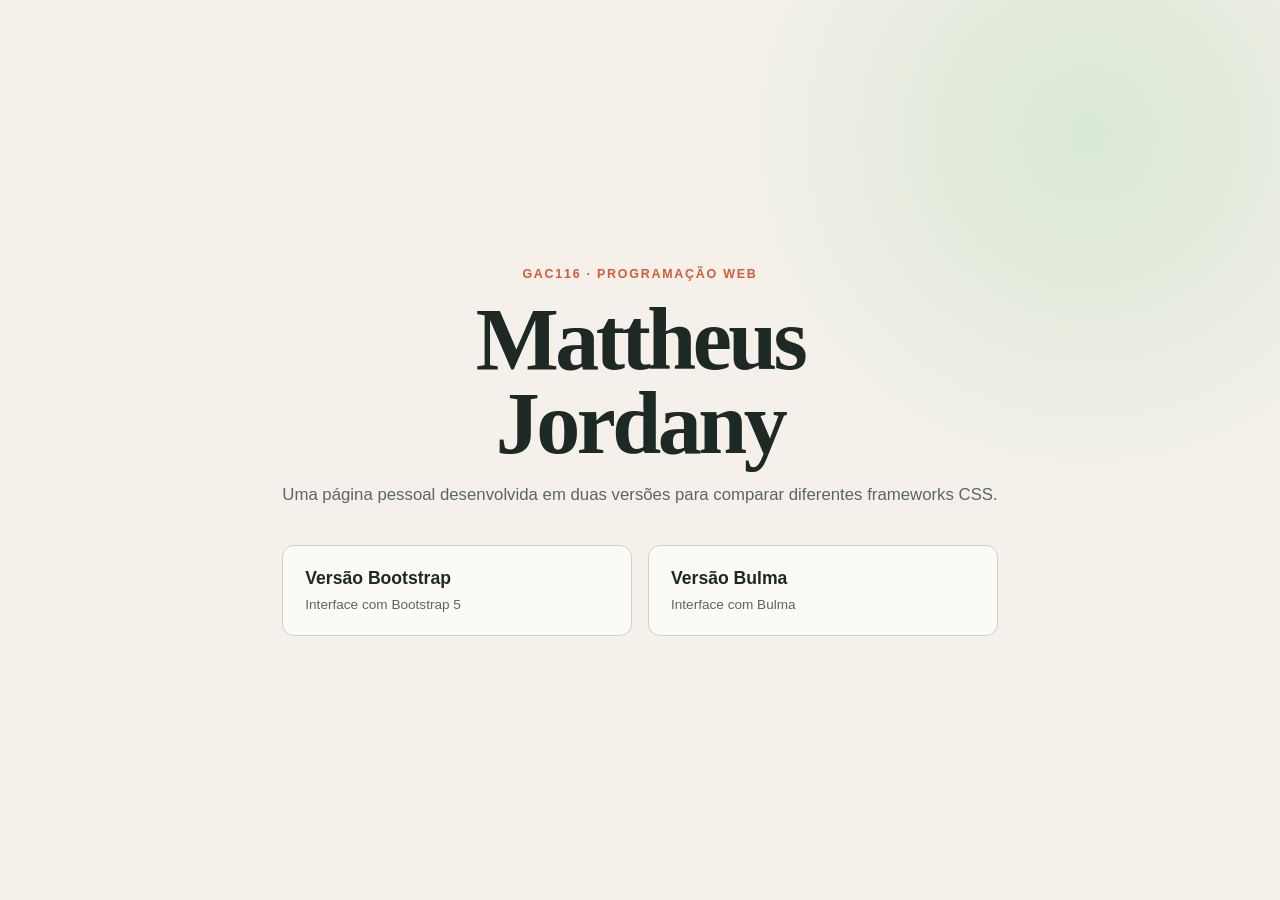
<file: index.html>
<!DOCTYPE html>
<html lang="pt-BR">
<head>
  <meta charset="UTF-8">
  <meta name="viewport" content="width=device-width, initial-scale=1.0">
  <meta name="description" content="Portfólio pessoal de Mattheus Jordany.">
  <title>Mattheus Jordany | Portfólio</title>
  <style>
    :root { color-scheme: light; font-family: Georgia, serif; background: #f5f1ea; color: #1c2924; }
    * { box-sizing: border-box; }
    body { margin: 0; min-height: 100vh; display: grid; place-items: center; padding: 24px; background: radial-gradient(circle at 85% 15%, #d9e8d5 0, transparent 28%), #f5f1ea; }
    main { max-width: 760px; text-align: center; }
    .eyebrow { color: #d65a3a; font: 700 0.78rem/1.2 Arial, sans-serif; letter-spacing: .14em; text-transform: uppercase; }
    h1 { max-width: 600px; margin: 16px auto; font-size: clamp(2.5rem, 8vw, 5.5rem); line-height: .95; letter-spacing: -.04em; }
    p { color: #59675f; font: 1.05rem/1.6 Arial, sans-serif; }
    .choices { display: grid; grid-template-columns: repeat(2, 1fr); gap: 16px; margin-top: 36px; }
    a { padding: 22px; border: 1px solid #c9d5ca; border-radius: 12px; color: #1c2924; text-decoration: none; text-align: left; background: rgba(255,255,255,.64); transition: transform .2s, border-color .2s; }
    a:hover { transform: translateY(-4px); border-color: #d65a3a; }
    strong { display: block; margin-bottom: 6px; font: 700 1.1rem Arial, sans-serif; }
    small { color: #59675f; font: .85rem Arial, sans-serif; }
    @media (max-width: 560px) { .choices { grid-template-columns: 1fr; } }
  </style>
</head>
<body>
  <main>
    <span class="eyebrow">GAC116 · Programação Web</span>
    <h1>Mattheus Jordany</h1>
    <p>Uma página pessoal desenvolvida em duas versões para comparar diferentes frameworks CSS.</p>
    <div class="choices">
      <a href="bootstrap/index.html"><strong>Versão Bootstrap</strong><small>Interface com Bootstrap 5</small></a>
      <a href="bulma/index.html"><strong>Versão Bulma</strong><small>Interface com Bulma</small></a>
    </div>
  </main>
</body>
</html>
</file>
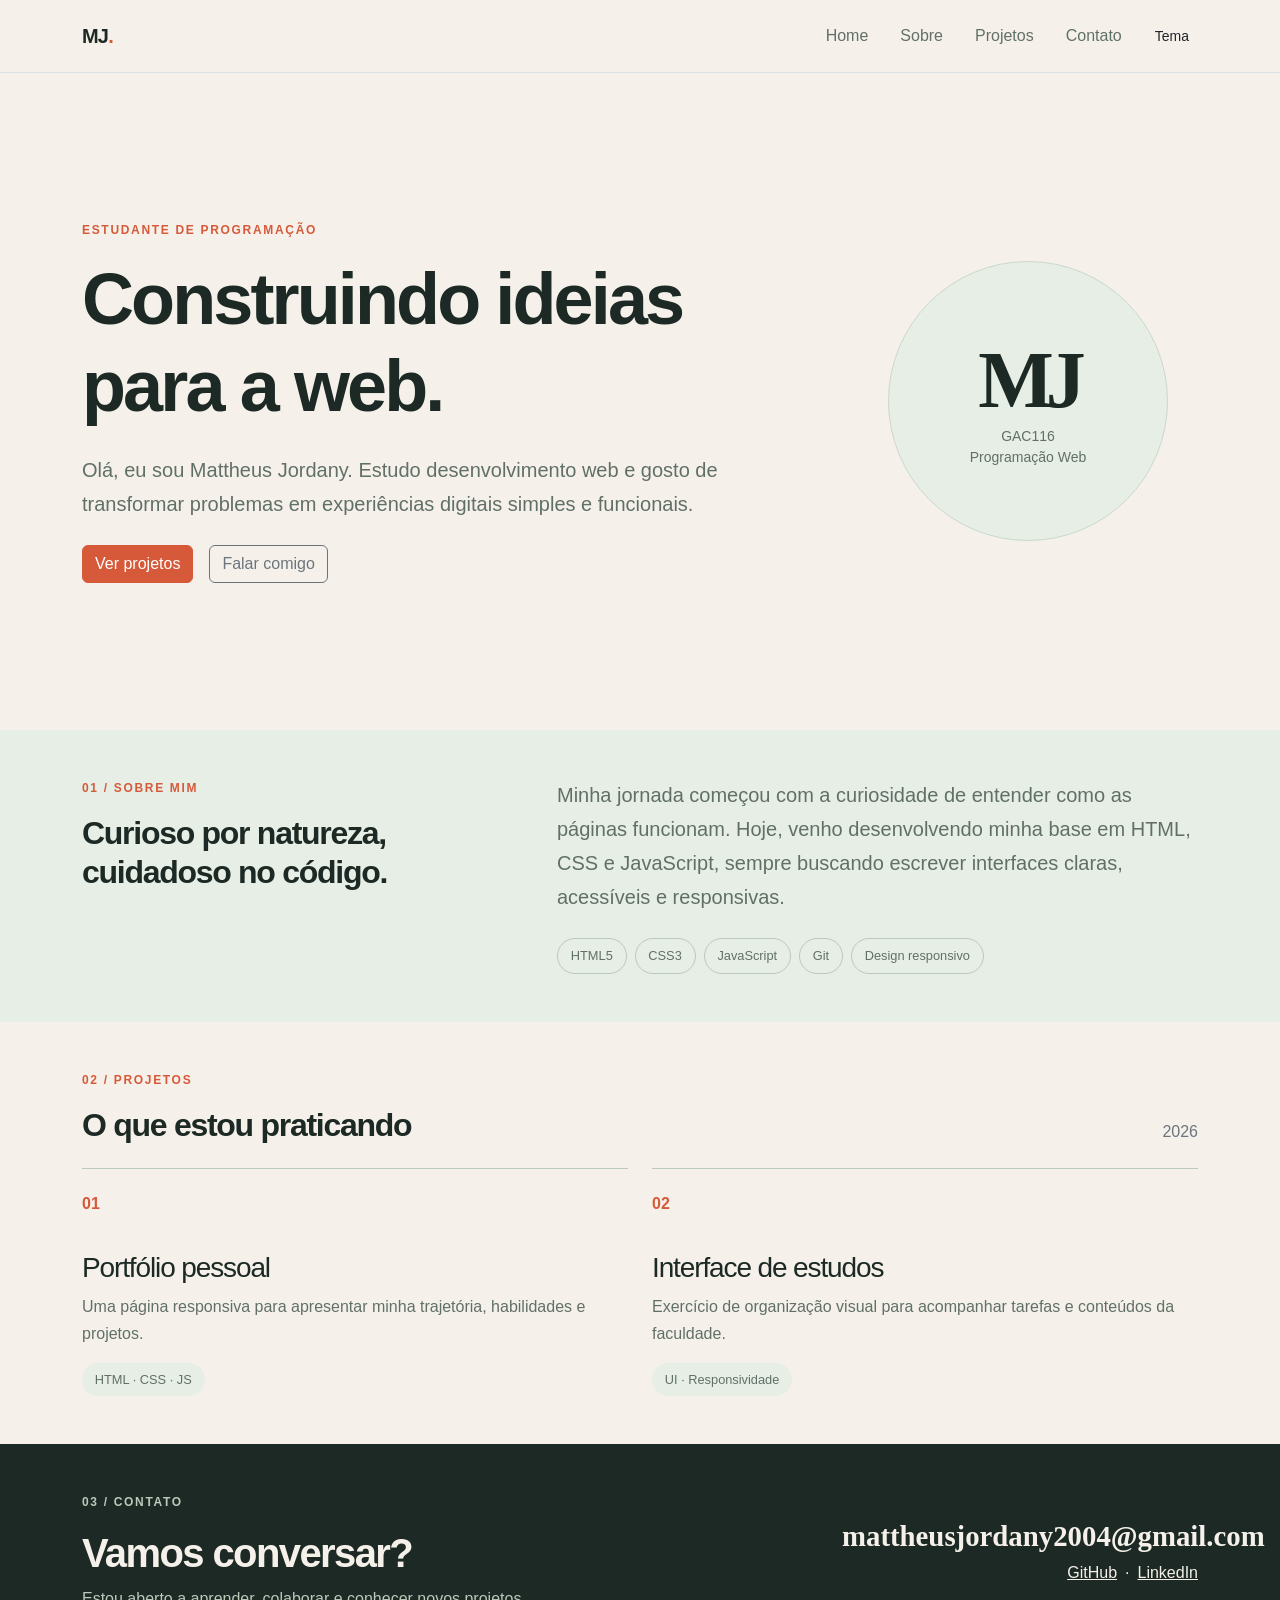
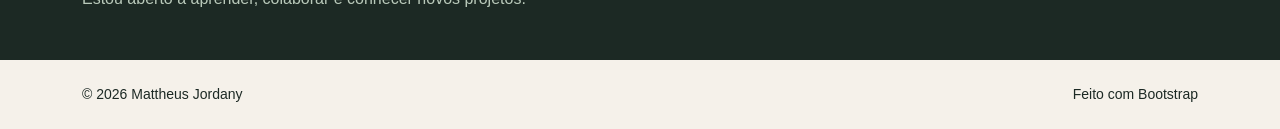
<file: bootstrap/index.html>
<!DOCTYPE html>
<html lang="pt-BR">
<head>
  <meta charset="UTF-8">
  <meta name="viewport" content="width=device-width, initial-scale=1.0">
  <meta name="description" content="Portfólio pessoal de Mattheus Jordany.">
  <title>Mattheus Jordany | Bootstrap</title>
  <link href="https://cdn.jsdelivr.net/npm/bootstrap@5.3.3/dist/css/bootstrap.min.css" rel="stylesheet">
  <link rel="stylesheet" href="assets/css/style.css">
</head>
<body>
  <nav class="navbar navbar-expand-lg border-bottom sticky-top bg-body-tertiary">
    <div class="container py-2">
      <a class="navbar-brand fw-bold" href="../index.html">MJ<span>.</span></a>
      <button class="navbar-toggler" type="button" data-bs-toggle="collapse" data-bs-target="#menu" aria-label="Abrir menu"><span class="navbar-toggler-icon"></span></button>
      <div class="collapse navbar-collapse" id="menu">
        <ul class="navbar-nav ms-auto align-items-lg-center gap-lg-3">
          <li class="nav-item"><a class="nav-link" href="../index.html">Home</a></li>
          <li class="nav-item"><a class="nav-link" href="#sobre">Sobre</a></li>
          <li class="nav-item"><a class="nav-link" href="#projetos">Projetos</a></li>
          <li class="nav-item"><a class="nav-link" href="#contato">Contato</a></li>
          <li class="nav-item"><button class="btn btn-sm theme-toggle" type="button" aria-label="Alternar tema">Tema</button></li>
        </ul>
      </div>
    </div>
  </nav>
  <main id="inicio">
    <section class="hero container py-5 py-lg-6">
      <div class="row align-items-center g-5">
        <div class="col-lg-8">
          <p class="eyebrow mb-3">Estudante de programação</p>
          <h1 class="display-2 fw-bold">Construindo ideias para a web.</h1>
          <p class="lead mt-4">Olá, eu sou Mattheus Jordany. Estudo desenvolvimento web e gosto de transformar problemas em experiências digitais simples e funcionais.</p>
          <div class="d-flex flex-wrap gap-3 mt-4"><a class="btn btn-accent" href="#projetos">Ver projetos</a><a class="btn btn-outline-secondary" href="#contato">Falar comigo</a></div>
        </div>
        <div class="col-lg-4"><div class="profile-mark"><span>MJ</span><small>GAC116<br>Programação Web</small></div></div>
      </div>
    </section>
    <section id="sobre" class="section-soft py-5"><div class="container"><div class="row g-4"><div class="col-lg-4"><p class="eyebrow">01 / Sobre mim</p><h2 class="fw-bold">Curioso por natureza, cuidadoso no código.</h2></div><div class="col-lg-7 offset-lg-1"><p class="fs-5">Minha jornada começou com a curiosidade de entender como as páginas funcionam. Hoje, venho desenvolvendo minha base em HTML, CSS e JavaScript, sempre buscando escrever interfaces claras, acessíveis e responsivas.</p><div class="skills d-flex flex-wrap gap-2 mt-4"><span>HTML5</span><span>CSS3</span><span>JavaScript</span><span>Git</span><span>Design responsivo</span></div></div></div></div></section>
    <section id="projetos" class="container py-5"><p class="eyebrow">02 / Projetos</p><div class="d-flex justify-content-between align-items-end mb-4"><h2 class="fw-bold mb-0">O que estou praticando</h2><span class="text-secondary">2026</span></div><div class="row g-4"><div class="col-md-6"><article class="project-card h-100"><span class="project-number">01</span><h3>Portfólio pessoal</h3><p>Uma página responsiva para apresentar minha trajetória, habilidades e projetos.</p><span class="tag">HTML · CSS · JS</span></article></div><div class="col-md-6"><article class="project-card h-100"><span class="project-number">02</span><h3>Interface de estudos</h3><p>Exercício de organização visual para acompanhar tarefas e conteúdos da faculdade.</p><span class="tag">UI · Responsividade</span></article></div></div></section>
    <section id="contato" class="contact-section py-5"><div class="container"><div class="row align-items-center g-4"><div class="col-lg-8"><p class="eyebrow">03 / Contato</p><h2 class="display-6 fw-bold">Vamos conversar?</h2><p class="mb-0">Estou aberto a aprender, colaborar e conhecer novos projetos.</p></div><div class="col-lg-4 text-lg-end"><a class="contact-link" href="mailto:mattheusjordany2004@gmail.com">mattheusjordany2004@gmail.com</a><div class="mt-2"><a href="https://github.com/mattheus-jordany" target="_blank" rel="noreferrer">GitHub</a><span class="mx-2">·</span><a href="https://www.linkedin.com/in/mattheus-jordany" target="_blank" rel="noreferrer">LinkedIn</a></div></div></div></div></section>
  </main>
  <footer class="container py-4 d-flex justify-content-between"><small>© 2026 Mattheus Jordany</small><small>Feito com Bootstrap</small></footer>
  <script src="https://cdn.jsdelivr.net/npm/bootstrap@5.3.3/dist/js/bootstrap.bundle.min.js"></script><script src="assets/js/script.js"></script>
</body>
</html>
</file>
<file: bootstrap/assets/css/style.css>
:root { --ink: #1c2924; --muted: #617067; --paper: #f5f1ea; --soft: #e7eee6; --accent: #d65a3a; }
body { background: var(--paper); color: var(--ink); font-family: Arial, sans-serif; }
.navbar { --bs-navbar-brand-color: var(--ink); --bs-navbar-color: var(--muted); background: rgba(245,241,234,.9) !important; backdrop-filter: blur(12px); }
.navbar-brand span, .eyebrow, .project-number, .contact-link { color: var(--accent); }
.hero { min-height: 73vh; display: grid; align-items: center; }
.eyebrow { font-size: .75rem; font-weight: 700; letter-spacing: .14em; text-transform: uppercase; }
h1, h2, h3, .navbar-brand { letter-spacing: -.04em; }
.lead, p { color: var(--muted); line-height: 1.7; }
.btn-accent { background: var(--accent); border-color: var(--accent); color: #fff; }
.btn-accent:hover { background: #b9472d; border-color: #b9472d; color: #fff; }
.profile-mark { aspect-ratio: 1; max-width: 280px; margin: auto; border-radius: 50%; background: var(--soft); display: grid; place-content: center; text-align: center; border: 1px solid #cad8ca; }
.profile-mark span { font: 700 5rem Georgia, serif; letter-spacing: -.1em; }
.profile-mark small { color: var(--muted); line-height: 1.5; }
.section-soft { background: var(--soft); }
.skills span, .tag { border: 1px solid #b9c9ba; border-radius: 999px; padding: .45rem .8rem; color: var(--muted); font-size: .8rem; }
.project-card { border-top: 1px solid #bbcabe; padding-top: 1.4rem; }
.project-card h3 { margin-top: 2.2rem; }
.project-number { font-weight: 700; }
.tag { display: inline-block; border: 0; background: var(--soft); }
.contact-section { background: #1c2924; color: #f5f1ea; }
.contact-section p { color: #b9c9ba; }
.contact-section a { color: #f5f1ea; }
.contact-link { font: 700 clamp(1.1rem, 3vw, 1.8rem) Georgia, serif; text-decoration: none; }
body.dark-mode { --paper: #17211e; --ink: #f1eee7; --muted: #b8c4bc; --soft: #22312b; }
body.dark-mode .navbar { background: rgba(23,33,30,.9) !important; }
body.dark-mode .navbar-toggler { filter: invert(1); }
body.dark-mode .border-bottom, body.dark-mode .project-card { border-color: #3d5146 !important; }
body.dark-mode .contact-section { background: #0d1412; }
@media (min-width: 992px) { .py-lg-6 { padding-top: 8rem !important; padding-bottom: 8rem !important; } }
</file>
